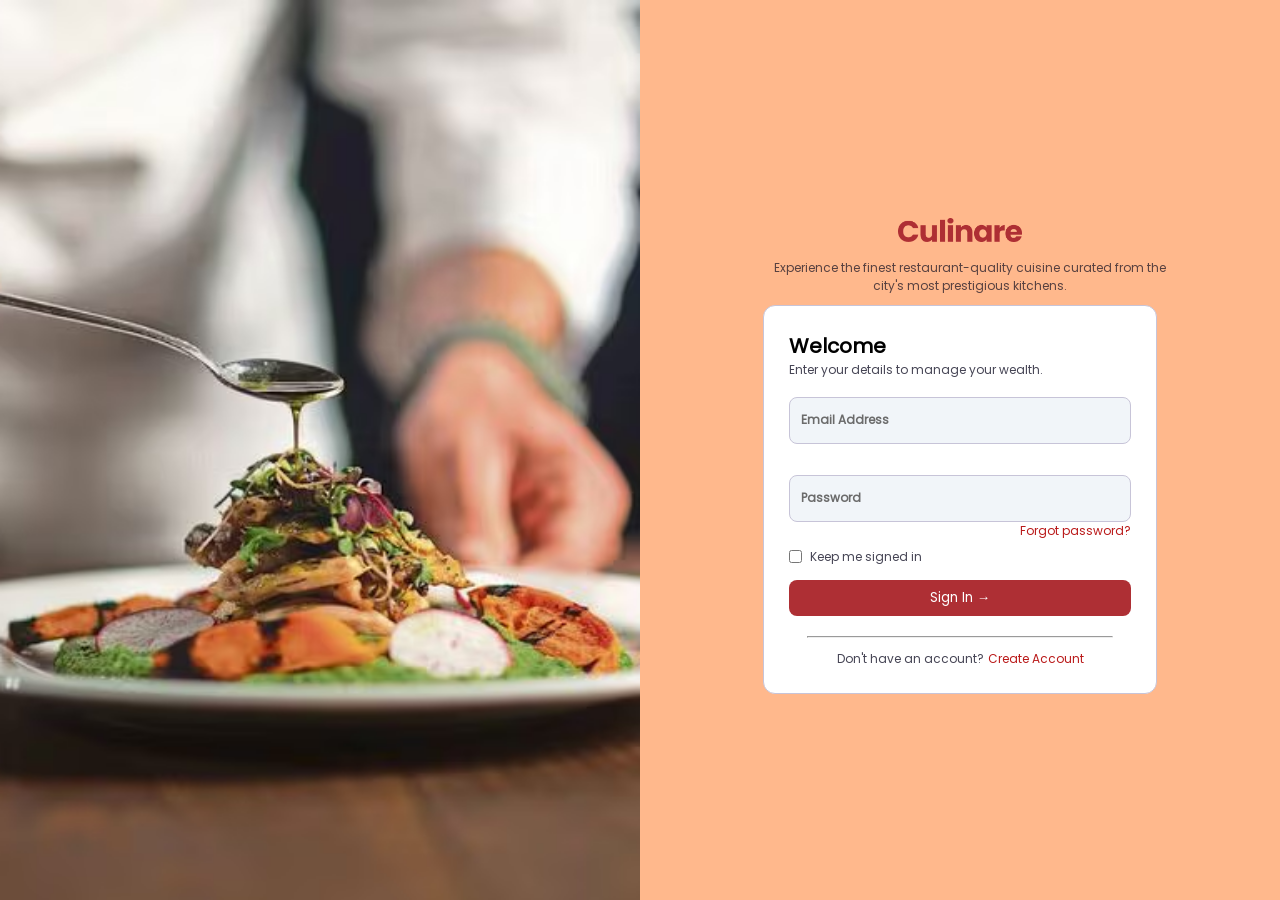
<file: index.html>
<!DOCTYPE html>
<html lang="en">

<head>
    <meta charset="UTF-8">
    <meta name="viewport" content="width=device-width, initial-scale=1.0">
    <title>Login Culinare</title>
    <link rel="stylesheet" href="style.css">
</head>

<body>
    <div class="login-page">
        <div class="login-row">
            <div class="login-left">
                <img src="assests/img/login-banner.png">
            </div>
            <div class="login-right">
                <div class="login-right-container">
                    <div class="logo-login">
                        <img class="logosize" src="assests/img/Culinare.png">
                        <p>Experience the finest restaurant-quality cuisine curated
                            from the city's most prestigious kitchens.</p>
                    </div>
                    <div class="form-container">
                        <h2 class="welcomesize">Welcome</h2>
                        <p>Enter your details to manage your wealth.</p>
                        <!-- <form id="loginForm">
                            <label for="input-email" class="form-label">Email Address</label><br>
                            <input type="text" class="form-control" id="input-email" placeholder="name@company.com"
                                onkeyup="validateEmail()" autofocus required><br>
                            <p id="emailError">&nbsp;</p><br>

                            <div class="pass-flex">
                                <label for="input-password" class="form-label">Password</label>
                                <p>Forgot password?</p>
                            </div>

                            <input type="password" class="form-control" id="input-password" placeholder="Password"
                                onkeyup="validatePassword()" required><br>
                            <p>
                            <p id="passwordError">&nbsp;</p>
                            </p><br>
                            <div class="checkbox-flex">
                                <input type="checkbox" id="keep-me-singned">
                                <label for="keep-me-singned" class="checkbox-content">Keep me signed in</label>
                            </div>


                            <button type="submit" class="btn-login">Sign In &RightArrow;</button>
                            <p id="msg"></p>
                        </form> -->

                        <form id="loginForm">

                            <div class="input-group">
                                <input type="text" id="input-email" onkeyup="validateEmail()" required placeholder=" ">
                                <label for="input-email">Email Address</label>
                            </div>
                            <p id="emailError">&nbsp;</p>

                            <!-- <div class="pass-flex">
                                <span></span>
                                <p>Forgot password?</p>
                            </div> -->

                            <div class="input-group">
                                <input type="password" id="input-password" onkeyup="validatePassword()" required
                                    placeholder=" ">
                                <label for="input-password">Password</label>
                            </div>
                            <div class="pass-flex">
                                <p id="passwordError"></p>
                                <p class="forgot-text">Forgot password?</p>
                            </div>
                            <div class="checkbox-flex">
                                <input type="checkbox" id="keep-me-signed">
                                <label for="keep-me-signed" class="checkbox-content">Keep me signed in</label>
                            </div>

                            <button type="submit" class="btn-login">Sign In →</button>
                            <p id="msg"></p>

                        </form>

                        <div class="create-account">
                            <hr>
                            <div class="login-footer">
                                <p>Don't have an account? </p>
                                <a href="register.html"><span>Create Account</span></a>
                            </div>
                        </div>
                    </div>
                </div>
            </div>
        </div>
    </div>
    <script src="login.js"></script>
</body>

</html>
</file>
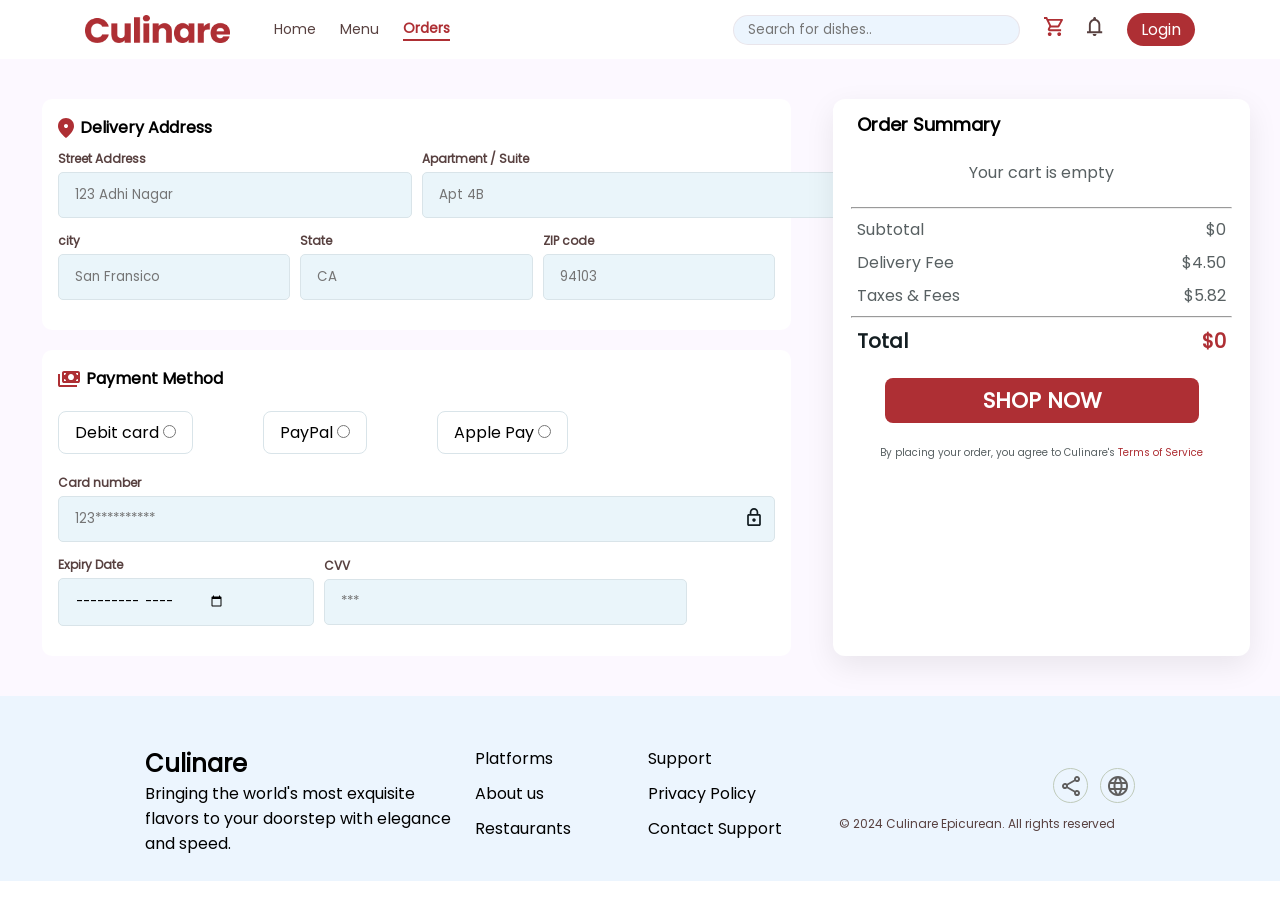
<file: checkout.html>
<!DOCTYPE html>
<html lang="en">

<head>
    <meta charset="UTF-8">
    <meta name="viewport" content="width=device-width, initial-scale=1.0">
    <title>Culinare</title>
    <link rel="stylesheet" href="style.css">
</head>

<body>
    <header class="home-header">
        <div class="header-left">
            <div class="logo">
                <h2 onclick="return switchToHome()" id="culinare-logo"><img src="assests/img/Culinare.png"></h2>
            </div>
            <ul>
                <li><a class="atag" href="home.html">Home</a></li>
                <li><a class="atag" href="menu.html">Menu</a></li>
                <li class="li-active ">Orders</li>
            </ul>
        </div>
        <div class="header-right gap24">
            <input type="search" id="home-search" placeholder="Search for dishes..">
            <div class="cart-logo">
                <img src="assests/img/cartlogo.svg" alt="cart">
            </div>
            <div class="notification-logo">
                <img src="assests/img/notificatiologo.svg" alt="cart">
            </div>
            <div class="login-btn" id="login-transform">
                <button id="login-button" onclick="window.location.href='index.html'">Login</button>
            </div>
        </div>

    </header>


    <section class="checkout-container">

        <div class="checkout-grid">
            <div class="payment-delivery-section">
                <div class="delivery">
                    <div class="flex-center">
                        <img src="assests/img/loc.svg">
                        <span class="boldfont16">Delivery Address</span>
                    </div>

                    <div class="form-flex row1">
                        <div>
                            <p class="font12Brown">Street Address</p>
                            <input class="form-input" type="text" placeholder="123 Adhi Nagar">
                        </div>
                        <div>
                            <p class="font12Brown">Apartment / Suite</p>
                            <input class="form-input width150 " type="text" placeholder="Apt 4B ">
                        </div>

                    </div>

                    <div class="form-flex row2">
                        <div>
                            <p class="font12Brown">city</p>
                            <input class="form-input" type="text" placeholder="San Fransico">
                        </div>
                        <div>
                            <p class="font12Brown">State</p>
                            <input class="form-input" type="text" placeholder="CA">
                        </div>
                        <div>
                            <p class="font12Brown">ZIP code</p>
                            <input class="form-input" type="text" placeholder="94103">
                        </div>

                    </div>

                </div>
                <div class="payment">
                    <div class="delivery">
                        <div class="flex-center">
                            <img src="assests/img/payment.svg">
                            <span class="boldfont16">Payment Method</span>
                        </div>


                        <div class="form-flex gap-cards  ">
                            <div class="methods-pay">
                                <label for="b1">Debit card</label>
                                <input type="radio" id="b1" name="payment">
                            </div>
                            <div class="methods-pay ">
                                <label for="b2">PayPal</label>
                                <input type="radio" id="b2" name="payment">
                            </div>
                            <div class="methods-pay ">
                                <label for="b3">Apple Pay</label>
                                <input type="radio" id="b3" name="payment">
                            </div>

                        </div>
                        <div class="row1">
                            <div class="form-input-lock">
                                <p class="font12Brown">Card number</p>
                                <input class="form-input" type="text" placeholder="123**********">
                                <img src="assests/img/lock.svg" alt="lock">
                            </div>

                        </div>

                        <div class="form-flex row2">
                            <div>
                                <p class="font12Brown">Expiry Date</p>
                                <input class="form-input" type="month" placeholder="mm/yyyy">
                            </div>
                            <div>
                                <p class="font12Brown">CVV</p>
                                <input class="form-input" type="number" placeholder="***" maxlength="3">
                            </div>

                        </div>

                    </div>
                </div>
            </div>


            <!--griddddddd separatorrrrr-->



            <!--cart section inside checkout grid-->
            <div class="cart">
                <div class="cart-header">
                    <span>Order Summary</span>
                </div>



                <div class="cart-items"></div>

                <hr>
                <div class="subtotal-container">
                    <p>Subtotal</p>
                    <p id="subtotal-price">$0</p>
                </div>

                <div class="subtotal-container">
                    <p>Delivery Fee</p>
                    <p id="subtotal-price">$4.50</p>
                </div>

                <div class="subtotal-container">
                    <p>Taxes & Fees</p>
                    <p id="subtotal-price">$5.82</p>
                </div>
                <hr>
                <div class="total-container">
                    <p>Total</p>
                    <p id="total-price">$0</p>
                </div>

                <div class="place-order-btn">
                    <button id="place-order" onclick="placeOrder()"><a id="aPlace">Place Order</a></button>
                </div>

                <p class="terms">By placing your order, you agree to Culinare's <span>&nbsp;Terms of Service</span></p>

            </div>
            <!-- <div class="secure-order">SECURE ENCRYPTED CHECKOUT</div> -->
        </div>

    </section>







    <footer class="footer">
        <div>
            <div class="footer-container">
                <div>
                    <h2 class="footer-logo">Culinare</h2>
                    <p>Bringing the world's most exquisite
                        flavors to your doorstep with elegance
                        and speed.</p>
                </div>
                <div>
                    <ul class="no-style-list">
                        <li>Platforms</li>
                        <li>About us</li>
                        <li>Restaurants</li>
                    </ul>
                </div>

                <div>
                    <ul class="no-style-list">
                        <li>Support</li>
                        <li>Privacy Policy</li>
                        <li>Contact Support</li>
                    </ul>
                </div>
                <div>
                    <div class="flexitend">
                        <p class="page-nos-round1 centerit"><img src="assests/img/share.svg"></p>
                        <p class="page-nos-round1 centerit"><img src="assests/img/web.svg"></p>
                    </div>
                    <p class="copyryt">© 2024 Culinare Epicurean. All rights reserved</p>
                </div>
            </div>
        </div>

    </footer>

    <script src="cart.js"></script>
    <script src="home.js"></script>
    <script src="menu.js"></script>
</body>

</html>
</file>
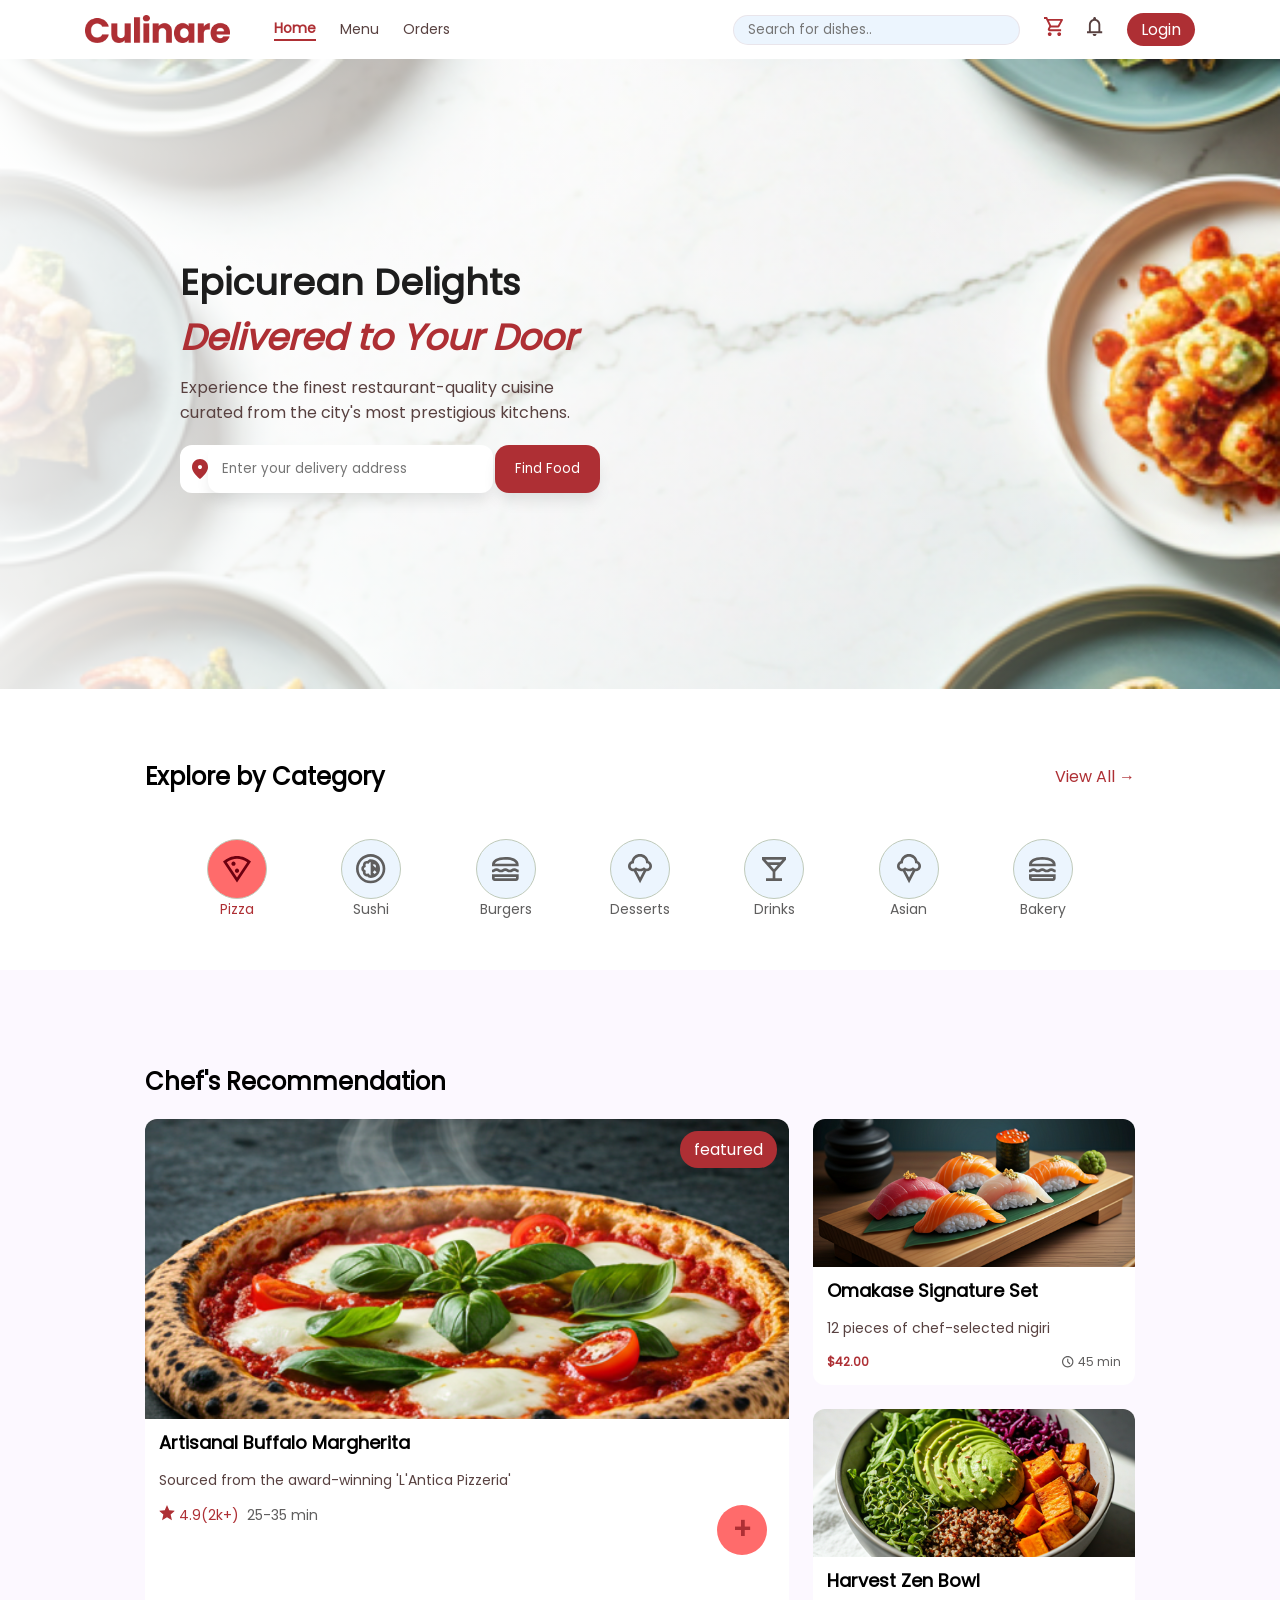
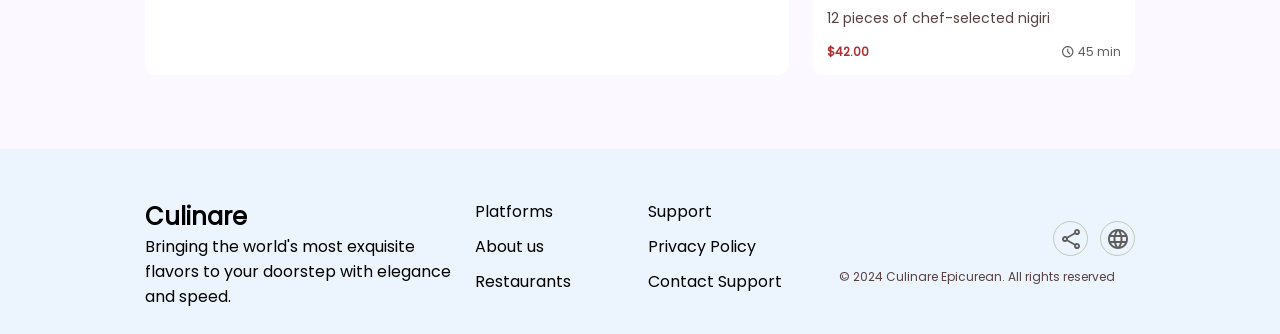
<file: home.html>
<!DOCTYPE html>
<html lang="en">

<head>
    <meta charset="UTF-8">
    <meta name="viewport" content="width=device-width, initial-scale=1.0">
    <title>Culinare</title>
    <link rel="stylesheet" href="style.css">
</head>

<body>
    <header class="home-header">
        <div class="header-left">
            <div class="logo">
                <h2 onclick="return switchToHome()" id="culinare-logo"><img src="assests/img/Culinare.png"></h2>
            </div>
            <ul>
                <li class="li-active atag ">Home</li>
                <li><a class="atag" href="menu.html">Menu</a></li>
                <li><a class="atag" href="checkout.html">Orders</a></li>
            </ul>
        </div>
        <div class="header-right gap24">
            <input type="search" id="home-search" class="home-search" placeholder="Search for dishes..">
            <div class="cart-logo">
                <img src="assests/img/cartlogo.svg" alt="cart">
            </div>
            <div class="notification-logo">
                <img src="assests/img/notificatiologo.svg" alt="cart">
            </div>
            <div class="login-btn" id="login-transform">
                <button id="log-btn">Login</button>
            </div>
        </div>

    </header>

    <!-- <section class="banner">
        <div class="banner-img">
            <img src="assests/img/banner.png">
            <img class="loc" src="assests/img/loc.svg">
        </div>

        <div class="banner-row">
            <div class="banner-col-left">

                <p id="delight">Epicurean Delights</p>
                <p class="banner-text"><i>Delivered to Your Door</i></p>
                <p class="banner-text2">Experience the finest restaurant-quality cuisine curated
                    from the city's most prestigious kitchens.</p>
                <input type="text" placeholder="Enter your delivery address" id="address-bar">
                <span class="find-food"><a>Find Food</a></span>
            </div>
            <div class="banner-col-right">
                <div></div>
            </div>

        </div>
    </section> -->




    <section class="banner">
        <div class="banner-overlay">
            <div class="banner-content">
                <h1>Epicurean Delights</h1>
                <h2 class="highlight">Delivered to Your Door</h2>
                <p>
                    Experience the finest restaurant-quality cuisine curated
                    from the city's most prestigious kitchens.
                </p>

                <div class="search-box">
                    <div class="search-box-input">
                        <img src="assests/img/loc.svg" class="loc" alt="location">
                        <input type="text" placeholder="Enter your delivery address">
                    </div>
                    <button>Find Food</button>
                </div>
            </div>
        </div>
    </section>




    <section class="explore">
        <div class="explore-flex">
            <p class="chef-text ">Explore by Category</p>
            <p class=" fontw500 ">View All &RightArrow;</p>
        </div>

        <section class="page-toggle">
            <div class="page-nos">

                <div class="flex-col">
                    <p class="page-nos-round active-color"><img src="assests/img/svg/Icon (1).svg"></p>
                    <p class="active-text text14">Pizza</p>
                </div>

                <div class="flex-col">
                    <p class="page-nos-round"><img src="assests/img/svg/Icon (2).svg"></p>
                    <p class="text14">Sushi</p>
                </div>

                <div class="flex-col">
                    <p class="page-nos-round"><img src="assests/img/svg/Icon (3).svg"></p>
                    <p class="text14">Burgers</p>
                </div>

                <div class="flex-col">
                    <p class="page-nos-round"><img src="assests/img/svg/Icon (4).svg"></p>
                    <p class="text14">Desserts</p>
                </div>

                <div class="flex-col">
                    <p class="page-nos-round"><img src="assests/img/svg/Icon (5).svg"></p>
                    <p class="text14">Drinks</p>
                </div>
                <div class="flex-col">
                    <p class="page-nos-round"><img src="assests/img/svg/Icon (6).svg"></p>
                    <p class="text14">Asian</p>
                </div>

                <div class="flex-col">
                    <p class="page-nos-round"><img src="assests/img/svg/Icon (3).svg"></p>
                    <p class="text14">Bakery</p>
                </div>
            </div>
        </section>
    </section>


    <section class="chef-recommendations">
        <div class="chef-recommendations-container">
            <h1 class="chef-text">Chef's Recommendation</h1>
            <div class="chef-grid-col">
                <div class="card1">
                    <img src="assests/img/pizza.png">
                    <h2 class="margin-b10 margin-l14">Artisanal Buffalo Margherita</h2>
                    <p class="margin-b10 margin-l14 food-des-home">Sourced from the award-winning 'L'Antica Pizzeria'
                    </p>
                    <p class="pill">featured</p>
                    <div class="flex-it">
                        <div class="flex-it ">
                            <img id="star" src="assests/img/star.svg">
                            <p class="rating red-text">4.9(2k+) &nbsp;<span class="grey-text">25-35 min</span></p>
                        </div>
                        <div>
                            <button class="rating-btn">&plus;</button>
                        </div>
                    </div>
                </div>
                <div class="chef-grid-row">
                    <div class="card2">
                        <img src="assests/img/sushi.png">
                        <h2 class="margin-b10 margin-l14">Omakase Signature Set</h2>
                        <p class="margin-b10 margin-l14 food-des-home">12 pieces of chef-selected nigiri</p>
                        <div class="flex-rate">
                            <p class="active-text margin-l14 bold">$42.00</p>
                            <div class="flex-it-time ">
                                <img class="time-icon" src="assests/img/time.svg">
                                <span class=" marginRight14 grey-text">45 min</span>
                            </div>

                        </div>
                    </div>

                    <div class="card2">
                        <img src="assests/img/bowl.png">
                        <h2 class="margin-b10 margin-l14">Harvest Zen Bowl</h2>
                        <p class="margin-b10 margin-l14 food-des-home">12 pieces of chef-selected nigiri</p>
                        <div class="flex-rate">
                            <p class="active-text margin-l14 bold">$42.00</p>
                            <div class="flex-it-time">
                                <img class="time-icon" src="assests/img/time.svg">
                                <span class=" marginRight14 grey-text">45 min</span>
                            </div>
                        </div>
                    </div>
                </div>
            </div>
        </div>
    </section>


    <footer class="footer">
        <div>
            <div class="footer-container">
                <div>
                    <h2 class="footer-logo">Culinare</h2>
                    <p>Bringing the world's most exquisite
                        flavors to your doorstep with elegance
                        and speed.</p>
                </div>
                <div>
                    <ul class="no-style-list">
                        <li>Platforms</li>
                        <li>About us</li>
                        <li>Restaurants</li>
                    </ul>
                </div>

                <div>
                    <ul class="no-style-list">
                        <li>Support</li>
                        <li>Privacy Policy</li>
                        <li>Contact Support</li>
                    </ul>
                </div>
                <div>
                    <div class="flexitend">
                        <p class="page-nos-round1 centerit"><img src="assests/img/share.svg"></p>
                        <p class="page-nos-round1 centerit"><img src="assests/img/web.svg"></p>
                    </div>
                    <p class="copyryt">© 2024 Culinare Epicurean. All rights reserved</p>
                </div>
            </div>
        </div>

    </footer>






    <script src="home.js"></script>
    <script src="login.js"></script>
</body>

</html>
</file>
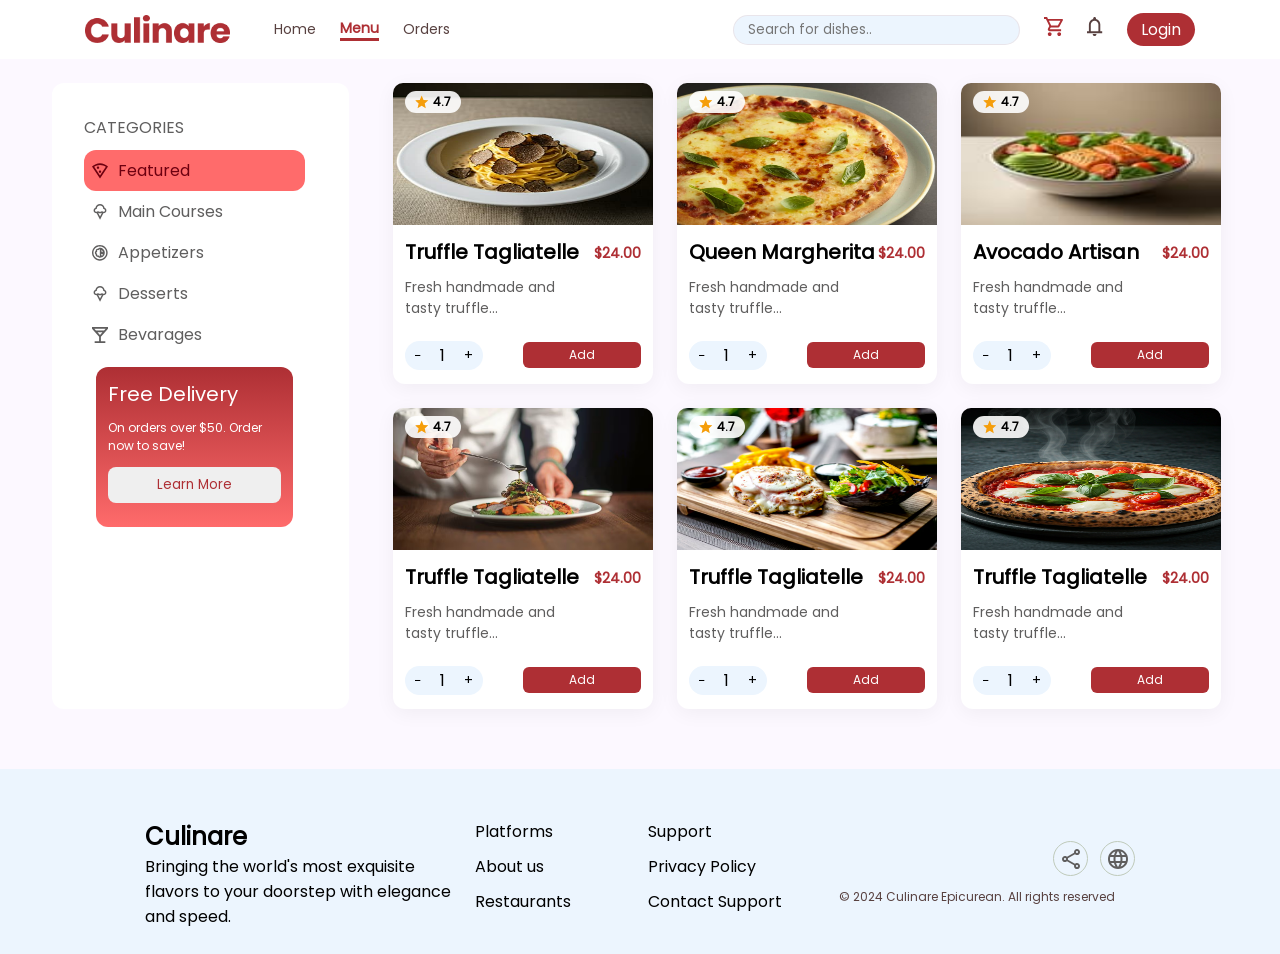
<file: menu.html>
<!DOCTYPE html>
<html lang="en">

<head>
    <meta charset="UTF-8">
    <meta name="viewport" content="width=device-width, initial-scale=1.0">
    <title>Culinare</title>
    <link rel="stylesheet" href="style.css">
</head>

<body>
    <header class="home-header">
        <div class="header-left">


            <div class="hamburger" onclick="toggleNav()">
                &#9776;
            </div>

            <div class="logo">
                <h2 onclick="return switchToHome()" id="culinare-logo"><img src="assests/img/Culinare.png"></h2>
            </div>

            <ul id="nav-menu">
                <li><a class="atag" href="home.html">Home</a></li>
                <li class="li-active"><a class="atag  li-active" href="menu.html">Menu</a></li>
                <li><a class="atag" href="checkout.html">Orders</a></li>
            </ul>
        </div>
        <div class="header-right gap24">

            <input type="search" id="home-search" placeholder="Search for dishes..">
            <div class="cart-logo">
                <a href="checkout.html"><img src="assests/img/cartlogo.svg" alt="cart"></a>
            </div>
            <div class="notification-logo">
                <img src="assests/img/notificatiologo.svg" alt="cart">
            </div>
            <div class="login-btn" id="login-transform">
                <button onclick="window.location.href='index.html'">Login</button>
            </div>
        </div>

    </header>

    <section class="menu-container">
        <div class="menu-grid">
            <div class="sidebar-toggle" id="sidebar-toggle" onclick="toggleSidebar()">&#9776;</div>
            <div class="sidebar" id="sidebar">
                <h3>CATEGORIES</h3>
                <ul>
                    <li class="active-menu sidebar-icon-flex"><img class="sidebar-icon"
                            src="assests/img/svg/Icon (1).svg"> Featured</li>
                    <li class="sidebar-icon-flex"><img class="sidebar-icon" src="assests/img/svg/Icon (6).svg">Main
                        Courses</li>
                    <li class="sidebar-icon-flex"><img class="sidebar-icon"
                            src="assests/img/svg/Icon (2).svg">Appetizers</li>
                    <li class="sidebar-icon-flex"><img class="sidebar-icon" src="assests/img/svg/Icon (4).svg">Desserts
                    </li>
                    <li class="sidebar-icon-flex"><img class="sidebar-icon" src="assests/img/svg/Icon (5).svg">Bevarages
                    </li>

                    <div class="free-delivery-box">
                        <h3>Free Delivery</h3>
                        <p>On orders over $50. Order now to
                            save!</p>
                        <button class="learn-more-btn">Learn More</button>
                    </div>
                </ul>
            </div>
            <div class="menubar">
                <div class="food-card">
                    <img src="assests/img/food1.jpg">
                    <div class="star-pill">
                        <img src="assests/img/starr.svg">
                        <p>4.7</p>
                    </div>
                    <div class="food-des">
                        <div>
                            <h3>Truffle Tagliatelle</h3>
                            <p>Fresh handmade and tasty truffle...</p>
                        </div>
                        <div class="price-tag">
                            <p>$24.00</p>
                        </div>
                    </div>
                    <div class="qty-add-btn">
                        <div class="qty-btn">
                            <button class="minus" data-id="1">&minus;</button>
                            <span id="qty-1" data-id="1">1</span>
                            <button class="plus" data-id="1">&plus;</button>
                        </div>
                        <div class="add-to-cart" data-id="1">
                            <button class="add-to-cart" data-id="1">Add</button>
                        </div>
                    </div>
                </div>

                <div class="food-card">
                    <img src="assests/img/fooood2.png">
                    <div class="star-pill">
                        <img src="assests/img/starr.svg">
                        <p>4.7</p>
                    </div>
                    <div class="food-des">
                        <div>
                            <h3>Queen Margherita</h3>
                            <p>Fresh handmade and tasty truffle...</p>
                        </div>
                        <div class="price-tag">
                            <p>$24.00</p>
                        </div>
                    </div>
                    <div class="qty-add-btn">
                        <div class="qty-btn">
                            <button class="minus" data-id="2">&minus;</button>
                            <span id="qty-2" data-id="2">1</span>
                            <button class="plus" data-id="2">&plus;</button>
                        </div>
                        <div class="add-to-cart" data-id="2">
                            <button class="add-to-cart" data-id="2">Add</button>
                        </div>
                    </div>
                </div>

                <div class="food-card">
                    <img src="assests/img/food3.jpg">
                    <div class="star-pill">
                        <img src="assests/img/starr.svg">
                        <p>4.7</p>
                    </div>
                    <div class="food-des">
                        <div>
                            <h3>Avocado Artisan</h3>
                            <p>Fresh handmade and tasty truffle...</p>
                        </div>
                        <div class="price-tag">
                            <p>$24.00</p>
                        </div>
                    </div>
                    <div class="qty-add-btn">
                        <div class="qty-btn">
                            <button class="minus" data-id="3">&minus;</button>
                            <span id="qty-3" data-id="3">1</span>
                            <button class="plus" data-id="3">&plus;</button>
                        </div>
                        <div class="add-to-cart" data-id="3">
                            <button class="add-to-cart" data-id="3">Add</button>
                        </div>
                    </div>
                </div>

                <div class="food-card">
                    <img src="assests/img/food 4.png">
                    <div class="star-pill">
                        <img src="assests/img/starr.svg">
                        <p>4.7</p>
                    </div>
                    <div class="food-des">
                        <div>
                            <h3>Truffle Tagliatelle</h3>
                            <p>Fresh handmade and tasty truffle...</p>
                        </div>
                        <div class="price-tag">
                            <p>$24.00</p>
                        </div>
                    </div>
                    <div class="qty-add-btn">
                        <div class="qty-btn">
                            <button class="minus" data-id="4">&minus;</button>
                            <span id="qty-4" data-id="4">1</span>
                            <button class="plus" data-id="4">&plus;</button>
                        </div>
                        <div class="add-to-cart" data-id="4">
                            <button class="add-to-cart" data-id="4">Add</button>
                        </div>
                    </div>
                </div>

                <div class="food-card">
                    <img src="assests/img/food5.png">
                    <div class="star-pill">
                        <img src="assests/img/starr.svg">
                        <p>4.7</p>
                    </div>
                    <div class="food-des">
                        <div>
                            <h3>Truffle Tagliatelle</h3>
                            <p>Fresh handmade and tasty truffle...</p>
                        </div>
                        <div class="price-tag">
                            <p>$24.00</p>
                        </div>
                    </div>
                    <div class="qty-add-btn">
                        <div class="qty-btn">
                            <button class="minus" data-id="5">&minus;</button>
                            <span id="qty-5" data-id="5">1</span>
                            <button class="plus" data-id="5">&plus;</button>
                        </div>
                        <div class="add-to-cart" data-id="5">
                            <button class="add-to-cart" data-id="5">Add</button>
                        </div>
                    </div>
                </div>

                <div class="food-card">
                    <img src="assests/img/food6.png">
                    <div class="star-pill">
                        <img src="assests/img/starr.svg">
                        <p>4.7</p>
                    </div>
                    <div class="food-des">
                        <div>
                            <h3>Truffle Tagliatelle</h3>
                            <p>Fresh handmade and tasty truffle...</p>
                        </div>
                        <div class="price-tag">
                            <p>$24.00</p>
                        </div>
                    </div>
                    <div class="qty-add-btn">
                        <div class="qty-btn">
                            <button class="minus" data-id="6">&minus;</button>
                            <span id="qty-6" data-id="1">1</span>
                            <button class="plus" data-id="6">&plus;</button>
                        </div>
                        <div class="add-to-cart" data-id="6">
                            <button class="add-to-cart" data-id="6">Add</button>
                        </div>
                    </div>
                </div>
            </div>
        </div>
    </section>



    <footer class="footer">
        <div>
            <div class="footer-container">
                <div>
                    <h2 class="footer-logo">Culinare</h2>
                    <p>Bringing the world's most exquisite
                        flavors to your doorstep with elegance
                        and speed.</p>
                </div>
                <div>
                    <ul class="no-style-list">
                        <li>Platforms</li>
                        <li>About us</li>
                        <li>Restaurants</li>
                    </ul>
                </div>

                <div>
                    <ul class="no-style-list">
                        <li>Support</li>
                        <li>Privacy Policy</li>
                        <li>Contact Support</li>
                    </ul>
                </div>
                <div>
                    <div class="flexitend">
                        <p class="page-nos-round1 centerit"><img src="assests/img/share.svg"></p>
                        <p class="page-nos-round1 centerit"><img src="assests/img/web.svg"></p>
                    </div>
                    <p class="copyryt">© 2024 Culinare Epicurean. All rights reserved</p>
                </div>
            </div>
        </div>

    </footer>





    <script src="home.js"></script>
    <script src="product.js"></script>
    <script src="cart.js"></script>
    <script src="menu.js"></script>

</body>

</html>
</file>
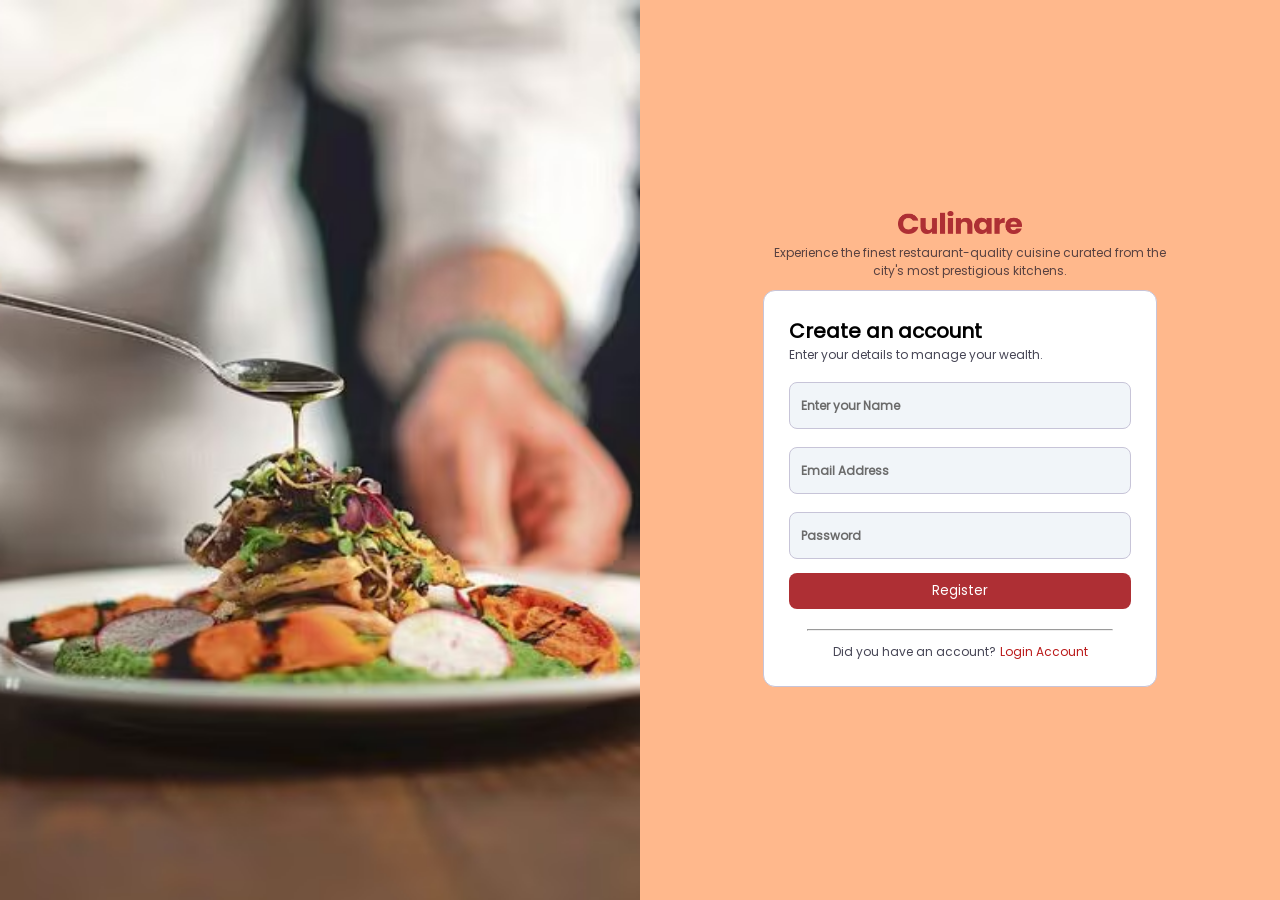
<file: register.html>
<html>

<head>
    <title>Register</title>
    <link rel="stylesheet" href="style.css">
</head>

<body>

    <div class="login-page">
        <div class="login-row">
            <div class="login-left">
                <img src="assests/img/login-banner.png">
            </div>
            <div class="login-right">
                <div class="login-right-container">
                    <div class="logo-login">
                        <img class="logosize" src="assests/img/Culinare.png">
                        <p>Experience the finest restaurant-quality cuisine curated
                            from the city's most prestigious kitchens.</p>
                    </div>
                    <div class="form-container marginBottom14px">
                        <h2 class="welcomesize">Create an account</h2>
                        <p class="marginBottom14px">Enter your details to manage your wealth.</p>

                         <!-- <form id="registerForm">
                            <label for="name" class="form-label">Enter your Name</label><br>
                            <input type="text" id="name" class="form-control" placeholder="Name" required autofocus><br><br>
                            <label for="email" class="form-label">Email Address</label><br>
                            <input type="email" id="email" class="form-control" placeholder="Email" required><br><br>
                            <label for="password" class="form-label">Password</label><br>
                            <input type="password" id="password" class="form-control" placeholder="Password" required><br><br>
                            <button type="submit" class="btn-login">Register</button>

                            <p id="msg"></p>
                        </form> -->

                        <form id="registerForm">

                            <div class="input-group">
                                <input type="text" id="name" required placeholder=" ">
                                <label for="name">Enter your Name</label>
                            </div>

                            <div class="input-group">
                                <input type="email" id="email" required placeholder=" ">
                                <label for="email">Email Address</label>
                            </div>

                            <div class="input-group">
                                <input type="password" id="password" required placeholder=" ">
                                <label for="password">Password</label>
                            </div>

                            <button type="submit" class="btn-login">Register</button>
                            <p id="msg"></p>

                        </form>

                        <div class="create-account">
                            <hr>
                            <div class="login-footer">
                                <p>Did you have an account? </p>
                                <a href="index.html"><span>Login Account</span></a>
                            </div>
                        </div>
                    </div>
                </div>
            </div>
        </div>
    </div>

    <script src="register.js"></script>
</body>

</html>
</file>
<file: style.css>
:root {
    --primary-brown: #AE2F34;
    --login-backgroundColor: #FFB88C;
    --culinare-descriptionColor: #584140;
    --white: #fff;
    --forget-create: #BA1A1A;
    --form-text: #464555;
}

@font-face {
    font-family: 'Poppins';
    src: url(assests/fonts/Poppins/Poppins-Regular.ttf) format('woff2');
}

* {
    margin: 0;
    padding: 0;
    box-sizing: border-box;
    font-family: Poppins;
}

.login-page {
    width: 100%;
    background-color: var(--login-backgroundColor);
    min-height: 100vh;
}

.login-row {
    width: 100%;
    min-height: 100vh;
    display: flex;
}

.login-right {
    width: 50%;
    display: flex;
    justify-content: center;
    align-items: center;
    padding: 0;
    min-height: 100vh;
}

.login-left {
    width: 50%;
    min-height: 100vh;
}

.login-left>img {
    width: 100%;
    object-fit: cover;
    height: 100%;
    display: block;
}

.login-right-container {
    text-align: center;
    width: 446px;
    padding: 12px 26px 0 26px;
}

.logosize {

    width: 124px;
}

.welcomesize {
    font-size: 20px;
}


.logo-login>p {
    color: var(--culinare-descriptionColor);
    font-size: 12px;
    font-weight: 400;
    margin: 10px;
    width: 100%;
}

.form-container {
    background: var(--white);
    border-radius: 12px;
    border: 1px solid #C7C4D8;
    text-align: justify;
    padding: 25px 25px 25px 25px;

}

.form-container>p {
    color: #464555;
    font-size: 12px;

}

.marginBottom14px {
    margin-bottom: 14px;
}

#culinare-logo {
    cursor: pointer;
    width: 100%;
}

#culinare-logo img {
    height: 28px;
    object-fit: cover;
}

#passwordError {
    font-weight: 400;
    font-size: xx-small;
}

#emailError {
    font-weight: 400;
    font-size: xx-small;
}

.form-label {
    font-size: 12px;
    font-weight: 600;
    color: var(--form-text);

}

.form-control {
    width: 100%;
    padding: 8px;
    border: 1px solid #C7C4D8;
    border-radius: 8px;
    border-color: #C7C4D8;
    background: #F1F5F9;
}

#loginForm {
    margin-top: 14px;
}

.pass-flex {
    display: flex;
    justify-content: space-between;
    align-items: center;
}

.pass-flex p {
    font-size: 12px;
    font-weight: 500;
    color: var(--forget-create);
}

.checkbox-content {
    font-size: 12px;
    font-weight: 500;

    color: var(--form-text);
}

.check-flex {
    display: flex;
    justify-content: flex-start;
    align-items: center;

}

.checkbox-flex {
    display: flex;
    justify-content: start;
    align-items: center;
    height: fit-content;
    gap: 8px;
    margin-top: 8px;
}

.btn-login {
    margin-top: 14px;
    width: 100%;
    padding: 8px;
    border-radius: 8px;
    border: none;
    background-color: var(--primary-brown);
    color: var(--white);
    cursor: pointer;
}

.btn-login:hover {
    background-color: #BA1A1A;
}

.create-account {
    margin-top: 20px;
}

.login-footer {
    display: flex;
    justify-content: center;
    align-items: center;
    gap: 4px;
    margin-top: 12px;
}

.login-footer p {
    color: var(--form-text);
    font-size: 12px;
}

.login-footer a {
    color: var(--forget-create);
    font-size: 12px;
    text-decoration: none;
}

#msg {
    font-size: 12px;
    margin-top: 20px !important;
    text-align: center;
}




/* css for home page */

.home-header {
    display: flex;
    justify-content: space-between;
    align-items: center;
    margin-left: 25px;
    margin-right: 25px;
    padding-left: 60px;
    padding-right: 60px;

}

.header-left {
    display: flex;
    align-items: center;
    gap: 44px;
}

.atag {
    text-decoration: none;
    color: #584140;
}

.header-left ul {
    display: flex;
    list-style: none;
    align-items: center;
    gap: 24px;
    cursor: pointer;
    font-size: 14px;
}

.header-right {
    display: flex;
    align-items: center;
}

.logo {
    font-size: 26px;
    color: var(--primary-brown);
}

.li-active {
    font-weight: bold;
    border-bottom: 2px solid var(--primary-brown);
    color: var(--primary-brown);

}

#home-search {
    border: 1px solid hsla(3, 36%, 81%, 0.3);
    border-radius: 24px;
    background-color: hsla(210, 90%, 96%, 1);
    color: hsla(220, 9%, 46%, 1);
    padding: 4px 14px;
}

.gap24 {
    gap: 24px;
}

.login-btn {
    text-decoration: none;
    background-color: var(--primary-brown);
    padding: 4px 14px;
    border-radius: 24px;
    color: white;
    cursor: pointer;

}


.login-btn:hover {
    background-color: #FF6B6B;
}

.login-btn button {
    text-decoration: none;
    color: white;
    all: unset;
    cursor: pointer;
}

#welcome {
    font-size: 48px;
    line-height: 1.2;
    margin-bottom: 50px;
    color: #0b1c39;
}

.fontw500 {
    font-weight: 500 !important;
    color: var(--primary-brown);
}

/* old banner css - using relative positioning not scale for big screens */

/* .banner {
    width: 100%;

}

.banner-img {
    width: 100%;
    position: relative;

}

.banner-img img {
    width: 100%;
    object-fit: cover;
    height: 466px;


}


.banner-img::before {
    content: "";
    position: absolute;
    top: 0;
    left: 0;
    width: 100%;
    height: 100%;


    background: linear-gradient(to right,
            rgba(255, 255, 255, 0.95),
            rgba(255, 255, 255, 0));

    z-index: 0;
}

.loc {
    position: absolute;
    bottom: 148px;
    left: 204px;
    width: 10px !important;
    height: 13px !important;
    z-index: 1;
}

#delight {
    font-size: 36px;
    position: absolute;
    top: 190px;
    left: 192px;
    color: hsla(204, 27%, 11%, 1);
    font-weight: 700;
}

.banner-text {
    font-size: 36px;
    position: absolute;
    top: 232px;
    left: 188px;
    color: var(--primary-brown);
    font-weight: 700;
}

.banner-text2 {
    font-size: 16px;
    position: absolute;
    top: 290px;
    left: 194px;
    color: #584140;
    width: 455px;
}

#address-bar {
    position: absolute;
    bottom: 188px;
    left: 192px;
    width: 35%;
    padding: 14px 32px;
    border-radius: 14px;
    border: none;
}

.find-food {
    position: absolute;
    bottom: 188px;
    left: 51%;
    color: white;
    background-color: var(--primary-brown);
    padding: 14px 16px;
    border: 1px sold;
    border-radius: 12px;
    border-style: none;
    cursor: pointer;
    font-size: 12px;
}



.find-food:hover {
    background-color: #FF6B6B
} */


/* new banner css */


.banner {
    background: url('assests/img/banner.png') center/cover no-repeat;
    height: 70vh;
    position: relative;
}


.banner-overlay {
    position: absolute;
    inset: 0;
    background: linear-gradient(to right, rgba(255, 255, 255, 0.9), rgba(255, 255, 255, 0));
    display: flex;
    align-items: center;
}

.banner-content {
    max-width: 600px;
    padding-left: 180px;
}

.banner-content h1 {
    font-size: 36px;
    color: #1d1d1d;
}

.highlight {
    color: var(--primary-brown);
    font-style: italic;
    margin-bottom: 10px;
    font-size: 36px;
}

.banner-content p {
    font-size: 16px;
    color: #584140;
    margin-bottom: 20px;
}






.search-box {
    display: flex;
    align-items: center;

    max-width: 450px;
    gap: 0;
    justify-content: space-between;
}

.search-box .loc {
    width: 16px;
    margin-left: 12px;
}

.search-box input {
    border-radius: 12px;
    flex: 1;
    border: none;
    outline: none;
    padding: 14px;

    /* box-shadow: 0px 4px 6px -4px #0000001A; */
    box-shadow: 0px 10px 15px -3px #0000001A;
}

.search-box button {
    background: var(--primary-brown);
    color: white;
    border: none;
    padding: 14px 20px;
    cursor: pointer;
    border-radius: 14px;
    box-shadow: 0px 4px 6px -4px #0000001A;
    box-shadow: 0px 10px 15px -3px #0000001A;
}

.search-box-input {
    display: flex;
    align-items: center;
    background: white;
    width: 70%;
    border-radius: 12px;
}










/* next section explore */
.explore {
    margin-left: 25px;
    margin-right: 25px;
    padding-left: 120px;
    padding-right: 120px;
    margin-top: 50px;
    margin-bottom: 50px;

}

.explore-flex {
    display: flex;
    justify-content: space-between;
    align-items: center;
}

.explore-flex p {
    font-weight: 600;
    cursor: pointer;
}

.page-toggle {
    margin-top: 25px;
    margin-left: 25px;
    margin-right: 25px;
    padding-left: 0px;
    padding-right: 0px;
}

.page-nos {
    display: grid;
    grid-template-columns: 1fr 1fr 1fr 1fr 1fr 1fr 1fr;
    justify-items: center;
}

.page-nos-round {

    border-radius: 50%;
    border: 1px solid #BFCABA;
    padding: 0px 0px;
    height: 60px;
    width: 60px;
    color: #40493D;
    background-color: #ECF5FE;
    display: flex;
    justify-content: center;
    align-items: center;
    cursor: pointer;
}

.page-nos-round:hover {
    background-color: #FF6B6B;
    color: #AE2F34;
}

#star {
    width: 16px;
    height: 16px;
    margin-left: 14px;
}

.flex-it {
    display: flex;
    gap: 4px;
    justify-content: space-between;

}

.rating {
    font-size: 14px;
}

.rating-btn {
    display: flex;
    justify-content: center;
    align-items: center;
    border-radius: 50%;
    padding: 0;
    margin-right: 22px;
    border: none;
    background: transparent;
    background-color: #FF6B6B;
    color: #AE2F34;
    font-weight: 600;
    font-size: 28px;
    cursor: pointer;
    justify-self: center;
    align-self: center;
    width: 50px;
    height: 50px;
}

.flex-col {
    display: flex;
    flex-direction: column;
    justify-content: center;
    align-items: center;
    text-align: center;
    align-self: center;
}

.active-color {
    background-color: #FF6B6B !important;

}

.active-text {
    color: var(--primary-brown) !important;
}

.flex-col>p {
    color: #5F5E5E;

}

.text14 {
    font-size: 14px;
}

.chef-recommendations {
    padding: 24px 0;
    background-color: #FCF8FF;
}

.chef-text {
    font-size: 24px;
    font-weight: 600;
    padding: 20px 0;
}

.chef-recommendations h2 {
    font-size: 18px;
    font-weight: 600;
    padding-top: 0px;
    padding-bottom: 0px;
}

.chef-recommendations-container {
    margin-left: 25px;
    margin-right: 25px;
    padding-left: 120px;
    padding-right: 120px;
    margin-top: 50px;
    margin-bottom: 50px;
}

.chef-grid-col {
    display: grid;
    grid-template-columns: 2fr 1fr;
    justify-items: flex-start;
    align-items: start;
    gap: 24px;

}

.food-des-home {
    font-size: 14px;
    color: #584140;
}

.card1 {
    width: 100%;
    background: white;
    border-radius: 12px;
    height: 100%;
    position: relative;

}

.pill {
    position: absolute;
    top: 12px;
    right: 12px;
    color: var(--white);
    background-color: #AE2F34;
    border: none;
    border-radius: 18px;
    padding: 6px 14px;
}

.bold {
    font-weight: 600;
}

.grey-text {
    color: #5F5E5E;

}

.marginRight14 {

    margin-right: 14px;
}

.red-text {
    color: #AE2F34;
}

.card1 img {
    width: 100%;
    height: 300px;
    object-fit: cover;
    border-top-left-radius: 12px;
    border-top-right-radius: 12px;
    display: block;
    margin-bottom: 10px;

}

.margin-b10 {
    margin-bottom: 10px;
}

.chef-grid-row {
    display: grid;
    grid-template-rows: 1fr 1fr;
    gap: 24px;
    justify-items: center;
    align-items: start;
    width: 100%;
}

.card2 {
    width: 100%;
    background: white;
    border-radius: 12px;

}

.card2>img {
    width: 100%;
    height: 148px;
    object-fit: cover;
    border-top-left-radius: 12px;
    border-top-right-radius: 12px;
    display: block;
    margin-bottom: 10px;

}

.margin-l14 {
    margin-left: 14px;
    margin-right: 14px;
    margin-bottom: 14px;
}

.fontSize12 {
    font-size: 12px;
}

.flex-rate {
    display: flex;
    justify-content: space-between;
    align-items: start;
    font-size: 12px;
}

.footer {
    width: 100%;
    background-color: #ECF5FE;
}

.footer-container {

    margin-left: 25px;
    margin-right: 25px;
    padding-left: 120px;
    padding-right: 120px;
    padding-top: 50px;
    padding-bottom: 25px;
    display: grid;
    grid-template-columns: 2fr 1fr 1fr 2fr;
    gap: 16px;

}

.flexitend {
    display: flex;
    justify-content: end;
    align-items: center;
    gap: 12px;
    margin-bottom: 12px;
    margin-top: 22px;
}

.page-nos-round1 {
    border-radius: 50%;
    border: 1px solid #BFCABA;
    padding: 16px 15px;
    height: 35px;
    width: 35px;
    color: #40493D;
    background-color: #ECF5FE;
}

.centerit {
    display: flex;
    justify-content: center;
    align-items: center;
}

.copyryt {
    color: #584140;
    font-size: 12px;
    margin-left: 18px;
}

.no-style-list {
    list-style: none;
}

.no-style-list li {
    margin-bottom: 10px;
}


/* menu page css */

.menu-container {
    width: 100%;
    background-color: #FCF8FF;
    margin: 0 0 0 0px;
    padding: 24px 40px 60px 52px;
}

.menu-grid {
    display: grid;
    grid-template-columns: 25% 75%;
    gap: 12px;
}

.sidebar {
    background-color: var(--white);
    padding: 32px;
    border-radius: 12px;
    margin-left: 0;
    display: block;
    min-width: 240px;
    flex-shrink: 0;
}

.sidebar h3 {
    font-size: 16px;
    font-weight: 400;
    color: #5F5E5E;
    margin-bottom: 10px;
}

.sidebar ul {
    list-style: none;
    margin-right: 12px;
}

.sidebar>ul>li {
    color: #5F5E5E;
    padding: 8px;
}

.active-menu {
    background-color: #FF6B6B;
    color: #6D0010 !important;
    border-radius: 12px;
}

.free-delivery-box {
    margin: 12px;
    background: linear-gradient(#AE2F34, #FF6B6B);
    border-radius: 12px;
    padding: 12px;
}

.free-delivery-box h3 {
    font-size: 20px;
    font-weight: 500;
    color: var(--white);
}

.free-delivery-box p {
    font-size: 12px;
    font-weight: 500;
    color: var(--white);
}

.learn-more-btn {

    width: 100%;
    margin: 12px 0;
    padding: 8px 12px;
    border-radius: 8px;
    border: none;
    color: var(--primary-brown);

}

.menubar {
    width: 100%;
    height: fit-content;
    display: flex;
    justify-content: center;
    flex: 1;
    flex-wrap: wrap;
    gap: 24px;
}

.food-card {
    width: 260px;
    height: fit-content;
    background-color: var(--white);
    border-radius: 12px;
    box-shadow: 0px 4px 20px 0px rgba(0, 0, 0, 0.05);
    position: relative;
}

.food-card img {
    width: 100%;
    object-fit: fill;
    height: 142px;
    display: block;
    border-top-left-radius: 10px;
    border-top-right-radius: 10px;

}

.star-pill {
    gap: 4px;
    position: absolute;
    top: 8px;
    left: 12px;
    background: #FFFFFFE5;
    border: none;
    border-radius: 22px;
    display: flex;
    padding: 2px 10px;
    align-items: center;
    justify-content: center;
    font-size: 12px;
    font-weight: 600;
}

.star-pill img {
    width: 14px;
    height: 14px;
}

.margint6 {
    margin: 6px 0;
}

.food-des {
    margin: 12px;
    display: flex;
}

.food-des h3 {
    font-weight: 600;
    font-size: 20px;
}

.food-des p {
    font-weight: 400;
    font-size: 14px;
    color: #5F5E5E;
    margin: 10px 0;
}

.price-tag p {
    font-weight: 600;
    color: var(--primary-brown);
    margin: 6px 0;
}

.qty-add-btn {
    display: flex;
    justify-content: space-between;
    margin: 0 12px;
    gap: 40px;
    padding-bottom: 14px;

}

.qty-btn {
    background: #ECF5FE;
    padding: 2px 0px;
    display: flex;
    justify-content: space-around;
    align-items: center;
    width: 82px;
    border-radius: 15px;
}

.qty-btn button {
    border: none;
    background: #ECF5FE;

}

.qty-btn span {
    border: none;
    background: #ECF5FE;

}

.add-to-cart button {
    padding: 4px 46px;
    background: var(--primary-brown);
    border: none;
    border-radius: 6px;
    color: white;
    font-weight: 400;
    font-size: 12px;
    cursor: pointer;
}

.add-to-cart:hover button {
    background-color: #e62121;
}

/* checkout css  */

.checkout-container {
    background-color: #FCF8FF;
    width: 100%;
    padding-top: 40px;
    padding-bottom: 40px;
}

.checkout-grid {
    display: grid;
    grid-template-columns: 2fr 1fr;

    margin-right: 30px;
}


.cart {
    width: 100%;
    background-color: var(--white);
    border-radius: 12px;
    box-shadow: 0px 10px 30px 0px rgba(0, 0, 0, 0.08);


}

.cart-header {
    padding: 0 24px;
    padding-top: 12px;
    font-weight: 600;
    font-size: 18px;
}

.cart-item {
    display: grid;
    grid-template-columns: 0fr 3fr 0fr 0fr;
    align-items: start;
    color: #828bb2;
    padding: 12px 24px 12px 24px;
    gap: 10px;

}

.product-info {
    display: flex;
    gap: 30px;
    justify-content: start;
    align-items: center;
}

.product-info img {
    width: 50px;
    height: 50px;
    border-radius: 8px;

}

.remove-btn {
    align-items: flex-start;
}

.remove-btn button {
    padding: 0 5px;
    background: transparent;
    border: none;

}

.remove-btn:hover button {
    border-radius: 50%;
    background-color: red;
    color: var(--white);
}

hr {
    margin: 0 18px;
}

.product-cart-name {
    font-weight: 600;
    color: #131D21;
    align-self: flex-start;
}

.cart-name-below {
    font-size: 10px;
    font-weight: 400;
    color: #586062;
}

.price {
    font-size: 12;
    font-weight: 600;
    align-items: flex-start;
    color: black;
}

.subtotal-container {

    display: flex;
    margin: 8px 24px 8px 24px;
    justify-content: space-between;
    color: #586062;

}

.total-container {
    display: flex;
    margin: 8px 24px 8px 24px;
    justify-content: space-between;
    color: #131D21;
    font-size: 20px;
    font-weight: 600;
}

#total-price {
    color: #AE2F34;
}

.place-order-btn {
    width: 100%;
    display: flex;
    justify-content: center;
    align-items: center;
}

.place-order-btn button {
    padding: 6px 98px;
    background: var(--primary-brown);
    border: none;
    border-radius: 8px;
    color: white;
    font-weight: 600;
    font-size: 22px;
    cursor: pointer;
    margin: 14px 24px;


}

.terms {
    margin: 8px 24px 8px 24px;
    font-size: 10px;
    color: #586062;
    display: flex;
    justify-content: center;
    align-items: center;
    padding-bottom: 10px;
}

.terms span {
    color: var(--primary-brown);
}

.secure-order {
    font-size: 12px;
    font-weight: 500;
    color: #586062;
    background-color: #E4F0F4;
    border: none;
    border-radius: 10px;

}

.popup-status {
    position: fixed;
    top: 13px;
    right: 40px;
    background-color: var(--primary-brown);
    color: white;
    padding: 12px 24px;
    border-radius: 8px;
    animation: slideIn 0.3s ease-out;
    z-index: 100;
}

@keyframes slideIn {
    from {
        transform: translateX(100%);
        opacity: 0;
    }

    to {
        transform: translateX(0);
        opacity: 1;
    }
}

.payment-delivery-section {
    width: 100%;

    display: flex;
    flex-direction: column;
    justify-content: start;
    gap: 20px;


}

.flex-center {
    display: flex;
    justify-content: start;
    align-items: center;
    gap: 6px;
}

.delivery {
    background-color: var(--white);
    padding: 16px;
    margin: 0 42px;
    border-radius: 10px;
}

.width150 {
    width: 150% !important;
}

.form-flex {
    display: flex;
    justify-content: start;
    align-items: center;
    gap: 10px;
    margin-bottom: 10px;
    margin-top: 10px;
}

.form-input {
    background-color: #EAF5FA;
    border: 1px solid #D9E4E9;
    padding: 12px 88px 12px 16px;
    border-radius: 5px;
    margin: 4px 0;
    width: 100%;
}

.form-input-lock {
    position: relative;
}

.form-input-lock img {
    position: absolute;
    top: 34px;
    right: 12px;
    width: 18px;
    height: 18px;
}

.flex-jc {
    display: flex;
    justify-content: start !important;
    gap: 24px
}

.methods-pay {

    border: 1px solid #D9E4E9;
    background-color: #fff;
    padding: 8px 16px;
    /* border: 1px solid; */
    border-radius: 8px;

}

.gap-cards {
    gap: 70px !important;
    margin-top: 20px !important;
    margin-bottom: 20px !important;
}

.boldfont16 {
    font-size: 16px;
    font-weight: 600;
}

.font12Brown {
    font-size: 12px;
    color: #584140;
    font-weight: 600;
}

.popup-order-container {
    display: flex;
    justify-content: center;
    align-items: center;
    flex-direction: column;
    padding: 50px;
    margin: 12px;
    background-color: var(--forget-create);
    width: 50%;
    align-self: center;
    justify-self: center;
    border-radius: 8px;
    box-shadow: 0px 4px 12px rgba(0, 0, 0, 0.8);
}

.popup-order-container {
    position: fixed;
    top: 25%;
    right: 25%;
    animation: pop 0.3s ease-out;
    z-index: 100;
}



@keyframes pop {
    from {
        transform: scale(0);
        /* rotate3d(1, 1, 0, 0deg); */
        opacity: 0;
    }

    to {
        transform: scale(1);
        /* rotate3d(1, 1, 0, 360deg); */
        opacity: 1;
    }
}


.popup-order {
    text-align: center;
    font-size: 18px;
    color: var(--white);
    align-self: end;
}

.order-success {
    display: flex;
    justify-self: center;
    align-self: center;
    width: 142px;
}

.order-success img {
    object-fit: cover;
    width: 100%;
    display: flex;
    justify-self: center;
    align-self: center;
    height: 100px;
}

.pop-icon-rev {
    font-size: 54px;
    transform: rotate(-90deg);
}

.pop-icon {
    font-size: 54px;
}


.popup-order-content {
    display: flex;
    align-items: center;
    justify-content: center;
    gap: 10px;
}




.sidebar-icon {
    width: 16px;
    height: 16px;
}

.sidebar-icon-flex {
    display: flex;
    justify-content: flex-start;
    align-items: center;
    gap: 10px;
}


.time-icon {
    width: 12px;
    height: 12px;
}

.flex-it-time {
    display: flex;
    justify-content: flex-start;
    align-items: center;
    gap: 4px;
}

.alignTimeSelfCenter {
    align-self: center;
}
















/* floating labels */

/* .input-group {
    position: relative;
    margin: 20px 0;
}
 
.input-group label {
    position: absolute;
    top: 50%;
    left: 15px;
    transform: translateY(-50%);

    padding: 0 5px;
    pointer-events: none;
    transition: .5s;
}
 
 
.input-group input:focus~label,
.input-group input:valid~label {
    top: 0;
    font-size: 14px;
    background: #01003f;
} */


/*FLOATING LABEL 2*/
.input-group {
    position: relative;
    margin: 18px 0 0 0;
}

.input-group input {
    width: 100%;
    padding: 12px 10px;
    border: 1px solid #C7C4D8;
    border-radius: 8px;
    background: #F1F5F9;
    font-size: 14px;
    outline: none;
}

.input-group input:focus {
    border: 1px solid var(--primary-brown);
}

.input-group label {
    position: absolute;
    top: 50%;
    left: 12px;
    transform: translateY(-50%);
    color: #6b6b6b;
    font-size: 12px;
    pointer-events: none;
    font-weight: 600;
    transition: 0.3s ease;


}

.input-group input:focus+label,
.input-group input:valid+label {
    top: 0px;
    left: 10px;
    font-size: 10px;
    background: linear-gradient(#fff, #F1F5F9);
    padding: 0 4px;
    color: var(--primary-brown);


}

/* .forgot-text {
    text-align: right;
    font-size: 12px;
    color: var(--forget-create);
    cursor: pointer;
} */



/* responsive */

/* 


@media screen and (max-width:600px) {

    .sidebar {
        display: none;
    }

    .menubar {
        display: grid;
        align-items: center;
        justify-content: start;
    }
}


@media screen and (max-width:1106px) {

    .menubar {
        display: flex;
        align-items: center;
        justify-content: center;
        flex-wrap: wrap;
        flex: 1;
    }

    .sidebar {
        position: sticky;
        left: 0;

    }

    .free-delivery-box>h3 {
        font-size: 16px;
    }

    .free-delivery-box {
        width: 100%;
        margin: 2px 0;
        padding: 4px 10px;
        border-radius: 8px;
        border: none;
        color: var(--primary-brown);
    }

    .free-delivery-box>p {
        display: none;
    }
}

@media screen and (max-width:986px) {

    .free-delivery-box>h3 {
        font-size: 14px;
    }

    .learn-more-btn {
        width: 100%;
        margin: 6px 0;
        padding: 4px 6px;
        border-radius: 8px;
        border: none;
        color: var(--primary-brown);
    }

    .header-left {
        display: flex;
        flex-direction: column;
        justify-content: flex-end;
        align-items: baseline;
        gap: 0;
    }

    #home-search {
        padding: 4px 50px;
    }
}

@media screen and (max-width:954px) {
    .free-delivery-box {
        display: none;
    }

    .sidebar>ul {
        font-size: 14px;
    }
}

 */



.hamburger,
.sidebar-toggle {
    font-size: 24px;
    cursor: pointer;
    display: none;
}

@media screen and (max-width: 768px) {

    .hamburger {
        display: block;
    }

    .header-left ul {
        display: none;
        flex-direction: column;
        width: 100%;
        background: white;
        position: absolute;
        top: 70px;
        left: 0;
        padding: 10px 0;
    }

    .header-left ul.active {
        display: flex;
    }

    .home-header {
        flex-direction: column;
        align-items: flex-start;
        flex-wrap: nowrap;
    }

    .footer {
        display: grid;
        align-items: center;
        justify-items: center;
    }

    .footer-container {
        margin-left: 25px;
        margin-right: 14px;
        display: grid;
        grid-template-columns: 1fr;
        gap: 16px;
        padding: 0;
        padding-bottom: 40px;
        padding-top: 40px;
    }

    .menu-grid {
        display: grid;
        grid-template-columns: 1fr;
        gap: 40px;
    }
}



@media screen and (max-width: 768px) {

    .sidebar {
        position: fixed;
        top: 0;
        left: -260px;
        width: 250px;
        height: 100%;
        z-index: 999;
        transition: 0.3s;
    }

    .sidebar.active {
        left: 0;
    }

    .sidebar-toggle {
        display: block;
    }
}
</file>
